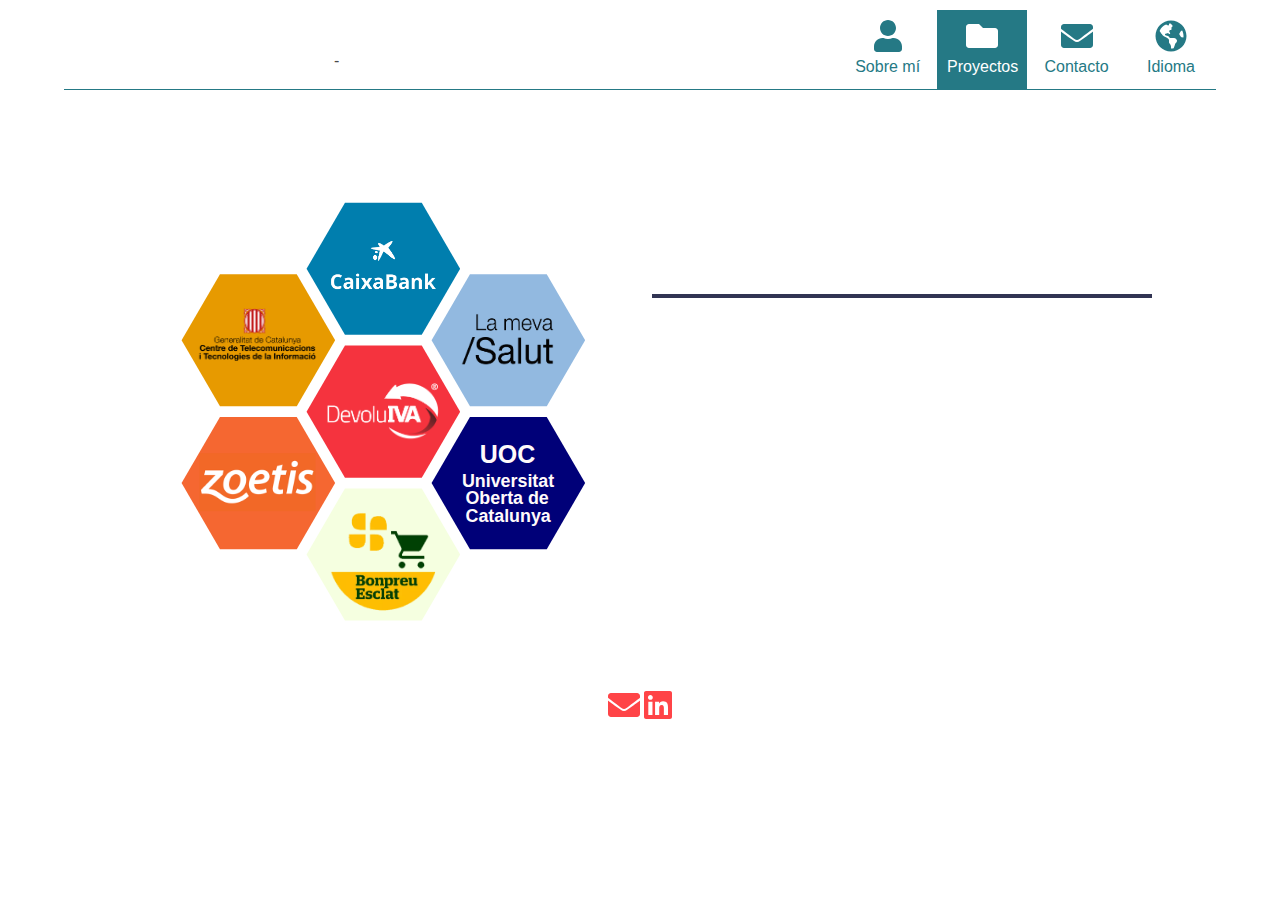
<file: index.html>
﻿<!DOCTYPE html>
    <html lang="es">
    <head>
        <meta charset="utf-8" />
        <title>Estefanía Riera Romero: Portfolio</title>
    </head>
    <body onload="window.location.href = '/es/projects.html';">
    </body>
</html>
</file>
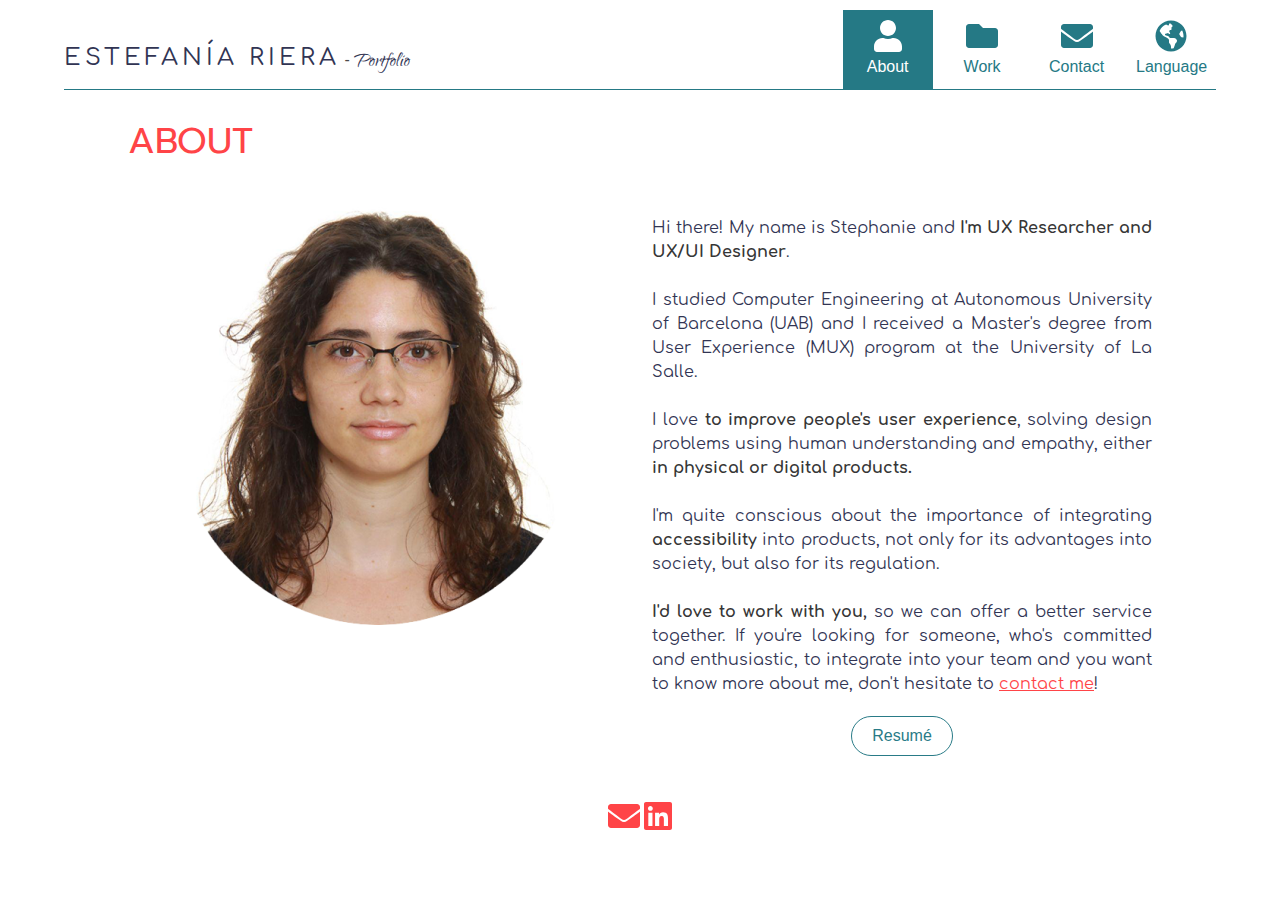
<file: en/aboutme.html>
﻿<!DOCTYPE html>
    <html lang="es">
    <head>
        <meta charset="utf-8" />
        <title>Estefanía Riera Romero: Portfolio</title>

        <meta name="viewport" content="width=570, user-scalable=no" />
        <meta name="description" content="In this section you can know me better. I tell you who I am, what I have done and you can read my resumé." />
        <link type="text/css" rel="stylesheet" href="css/bulma.min.css" />
        <link type="text/css" rel="stylesheet" href="css/all.min.css" />
        <link type="text/css" rel="stylesheet" href="css/style.css" />
    
        <script src="script/all.min.js"></script>
    </head>
    <body>
        <header>
            <h1 class="inline-this">Estefanía Riera</h1> - <h2 class="inline-this">Portfolio</h2>        
            <nav>
                <ul>
                    <li class="selected-nav-object"><a href="aboutme.html"><i class="fas fa-user fa-2x"></i> About</a></li>
                    <li><a href="projects.html"><i class="fas fa-folder fa-2x"></i> Work</a></li>
                    <li><a href="contact.html"><i class="fas fa-envelope fa-2x"></i> Contact</a></li>
                    <li><a href="language.html"><i class="fas fa-globe-americas fa-2x"></i> Language</a></li>
                </ul>
            </nav>
        </header>
        <main>
            <br />
            <h1>About</h1>        
            <div class="columns full-height">
                <div class="column full-height bottom-fixer">
                    <br />
                    <img src="images/foto.png" alt="My foto" class="passport-photo" />
                </div>
                <div class="column full-height">
                    <br /><br />
                    <p>Hi there! My name is Stephanie and <strong>I'm UX Researcher and UX/UI Designer</strong>.</p>
                    <br />
                    <p>
                         I studied Computer Engineering at Autonomous University of Barcelona (UAB) and I received a Master's degree from User Experience (MUX) program at the University of La Salle.
                    </p>
                    <br />
                    <p>
                        I love <strong>to improve people's user experience</strong>, solving design problems using human understanding and empathy, either <strong>in physical or digital products.</strong>
                    </p>
                    <br />
                    <p>
                        I'm quite conscious about the importance of integrating <strong>accessibility</strong>  into products, not only for its advantages into society, but also for its regulation.
                    </p>
                    <br />
                    <p>
                        <strong>I'd love to work with you,</strong> so we can offer a better service together. If you're looking for someone, who's committed and enthusiastic, to integrate into your team and you want to know more about me, don't hesitate to <a class="standard-link" href="contact.html">contact me</a>!
                    </p>

                    <div class="has-text-centered">
                        <a class="button is-primary is-outlined is-rounded button-vertical-margin" href="../downloads/CV-EN-Estefania.pdf" target="_blank">Resumé</a>
                    </div>
                </div>
            </div>

            <div class="columns">
                <div class="column center-text">
                    <a href="mailto:rieraromeroestefania@gmail.com"><i class="fas fa-envelope social-icon fa-2x"></i></a>
                    <a href="https://www.linkedin.com/in/estefania-riera-romero/"><i class="fab fa-linkedin social-icon fa-2x"></i></a>
                </div>
            </div>
            <br />
        </main>
    </body>
</html>
</file>
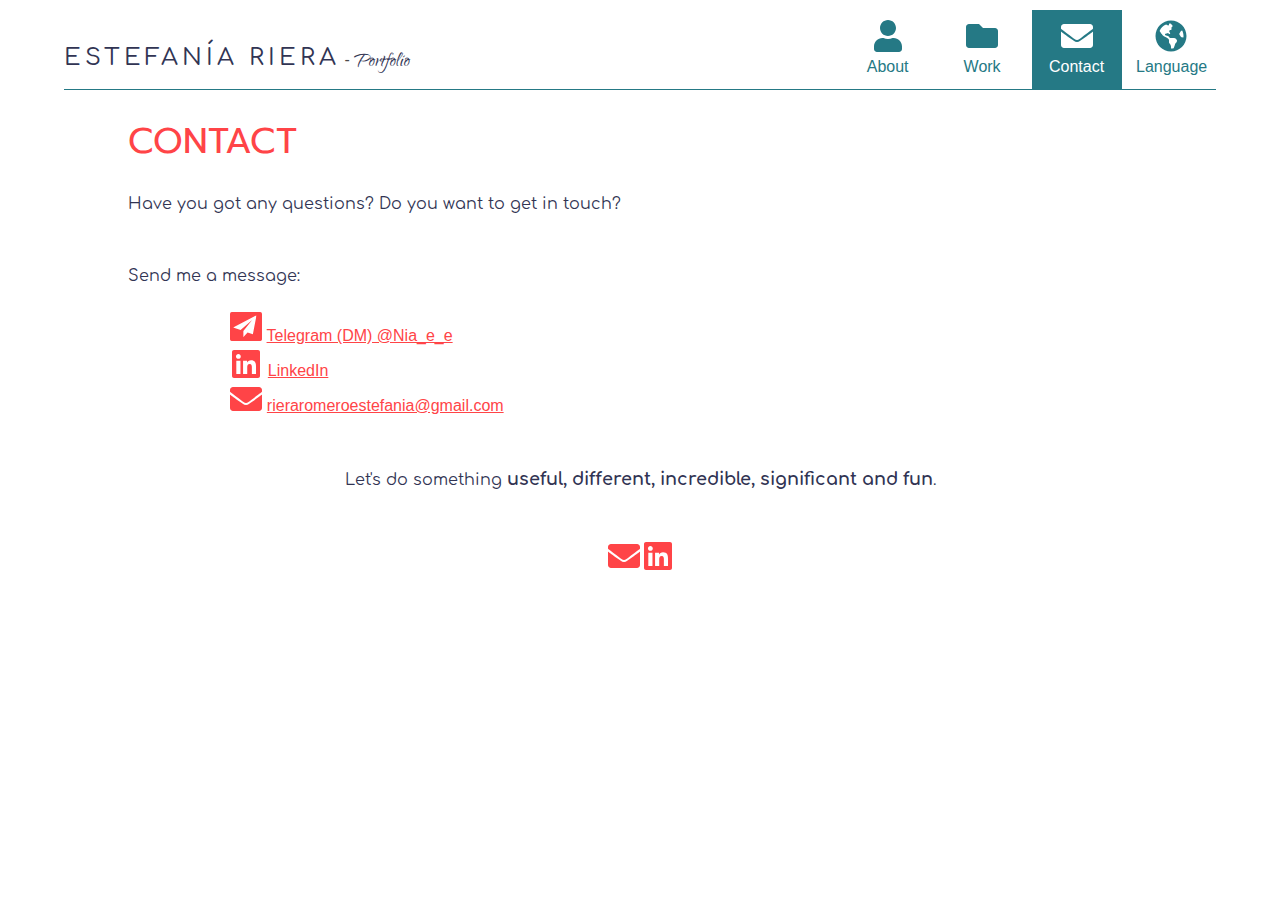
<file: en/contact.html>
﻿<!DOCTYPE html>
    <html lang="es">
    <head>
        <meta charset="utf-8" />
        <title>Estefanía Riera Romero: Portfolio</title>

        <meta name="viewport" content="width=570, user-scalable=no" />
        <meta name="description" content="In this section you will find my email and my LindkedIn profile, in case you would like to share or work something with me." />
        <link type="text/css" rel="stylesheet" href="css/bulma.min.css" />
        <link type="text/css" rel="stylesheet" href="css/all.min.css" />
        <link type="text/css" rel="stylesheet" href="css/style.css" />
    
        <script src="script/all.min.js"></script>
    </head>
    <body>
        <header>
            <h1 class="inline-this">Estefanía Riera</h1> - <h2 class="inline-this">Portfolio</h2>        
            <nav>
                <ul>
                    <li><a href="aboutme.html"><i class="fas fa-user fa-2x"></i> About</a></li>
                    <li><a href="projects.html"><i class="fas fa-folder fa-2x"></i> Work</a></li>
                    <li class="selected-nav-object"><a href="contact.html"><i class="fas fa-envelope fa-2x"></i> Contact</a></li>
                    <li><a href="language.html"><i class="fas fa-globe-americas fa-2x"></i> Language</a></li>
                </ul>
            </nav>
        </header>
        <main>
            <br />
            <h1>Contact</h1>        
            <div class="columns full-height">                
                <div class="column full-height">
                    <br />
                    <p>Have you got any questions? Do you want to get in touch?</p>
                    <br />
                    <br />
                    <p>Send me a message:</p>
                    <br />

                    <div class="inline-this full-width">
                        <div class="social-card" style="margin-left: 10%;">
                            <ul>
                                <li>
                                    <img src="images/telegram.svg" class="center-text" width="32" />
                                    <a class="standard-link" href="http://t.me/nia_e_e">Telegram (DM) @Nia_e_e</a>
                                </li>
                                <li>
                                    <i class="fab fa-linkedin fa-2x social-icon" style="margin-left: 2px; margin-right: 3px;"></i> <a class="standard-link" href="https://www.linkedin.com/in/estefania-riera-romero/">LinkedIn</a>
                                </li>
                                <li>
                                    <i class="fas fa-envelope fa-2x social-icon"></i> <a class="standard-link" href="mailto:rieraromeroestefania@gmail.com">rieraromeroestefania@gmail.com</a>
                                </li>
                            </ul>
                        </div>
                    </div>

                    <br />
                    <br />
                    <br />

                    <p class="center-text">Let's do something <strong class="extra-link">useful, different, incredible, significant and fun</strong>.</p>
                    <br />
                </div>
            </div>

            <div class="columns">
                <div class="column center-text">
                    <a href="mailto:rieraromeroestefania@gmail.com"><i class="fas fa-envelope social-icon fa-2x"></i></a>
                    <a href="https://www.linkedin.com/in/estefania-riera-romero/"><i class="fab fa-linkedin social-icon fa-2x"></i></a>
                </div>
            </div>
            <br />
        </main>
    </body>
</html>
</file>
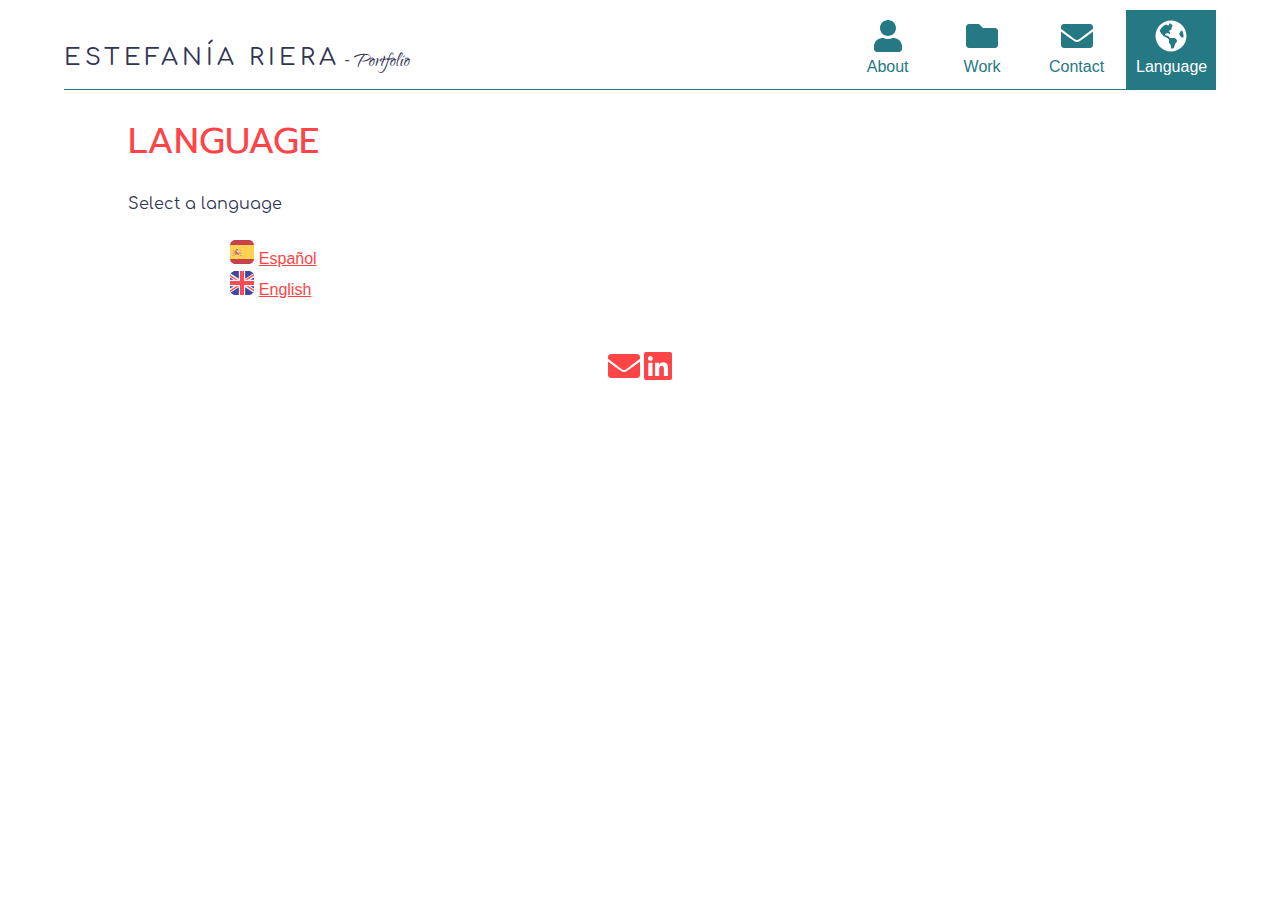
<file: en/language.html>
﻿<!DOCTYPE html>
<html lang="es">
<head>
    <meta charset="utf-8" />
    <title>Estefanía Riera Romero: Portfolio</title>

    <meta name="viewport" content="width=570, user-scalable=no" />
    <meta name="description" content="In this section you can chose the language you want to see the context of the whole webside." />
    <link type="text/css" rel="stylesheet" href="css/bulma.min.css" />
    <link type="text/css" rel="stylesheet" href="css/all.min.css" />
    <link type="text/css" rel="stylesheet" href="css/style.css" />

    <script src="script/all.min.js"></script>
</head>
<body>
    <header>
        <h1 class="inline-this">Estefanía Riera</h1> - <h2 class="inline-this">Portfolio</h2>
        <nav>
            <ul>
                <li><a href="aboutme.html"><i class="fas fa-user fa-2x"></i> About</a></li>
                <li><a href="projects.html"><i class="fas fa-folder fa-2x"></i> Work</a></li>
                <li><a href="contact.html"><i class="fas fa-envelope fa-2x"></i> Contact</a></li>
                <li class="selected-nav-object"><a href="language.html"><i class="fas fa-globe-americas fa-2x"></i> Language</a></li>
            </ul>
        </nav>
    </header>
    <main>
        <br />
        <h1>Language</h1>
        <div class="columns full-height">
            <div class="column full-height">
                <br />
                <p>Select a language</p>
                <br />                
                <div class="inline-this full-width">
                    <div class="social-card" style="margin-left: 10%;">
                        <ul>
                            <li>                                
                                <img src="images/spain.svg" class="center-text" width="24" />
                                <a class="standard-link" href="../es/aboutme.html">Español</a>                                
                            </li>
                            <li>
                                <img src="images/uk.svg" class="center-text" width="24" />
                                <a class="standard-link" href="../en/aboutme.html">English</a>
                            </li>
                        </ul>
                    </div>
                </div>

                <br />
                <br />
            </div>
        </div>

        <div class="columns">
            <div class="column center-text">
                <a href="mailto:rieraromeroestefania@gmail.com"><i class="fas fa-envelope social-icon fa-2x"></i></a>
                <a href="https://www.linkedin.com/in/estefania-riera-romero/"><i class="fab fa-linkedin social-icon fa-2x"></i></a>
            </div>
        </div>
        <br />
    </main>
</body>
</html>
</file>
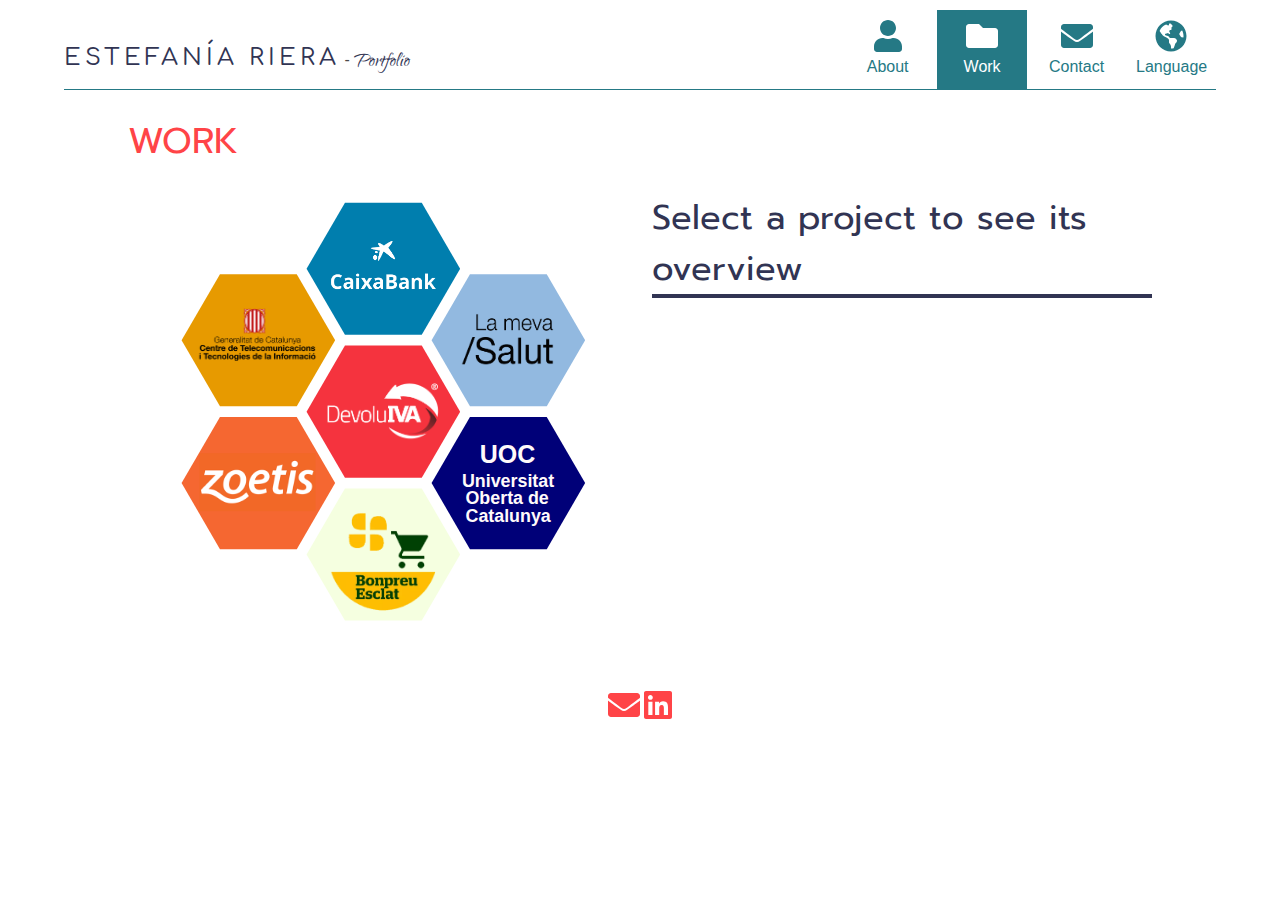
<file: en/projects.html>
﻿<!DOCTYPE html>
    <html lang="es">
    <head>
        <meta charset="utf-8" />
        <title>Estefanía Riera Romero: Portfolio</title>

        <meta name="viewport" content="width=570, user-scalable=no" />
        <meta name="description" content="In this section you will find my work, you can see the projects and a short description to know what they're about. Here you can view the study case of every project." />

        <link type="text/css" rel="stylesheet" href="css/bulma.min.css" />
        <link type="text/css" rel="stylesheet" href="css/all.min.css" />
        <link type="text/css" rel="stylesheet" href="css/style.css" />

        <script src="script/all.min.js"></script>
    </head>
    <body class="invisible">
        <header>
            <h1 class="inline-this">Estefanía Riera</h1> - <h2 class="inline-this">Portfolio</h2>        
            <nav>
                <ul>
                    <li><a href="aboutme.html"><i class="fas fa-user fa-2x"></i> About</a></li>
                    <li class="selected-nav-object"><a href="projects.html"><i class="fas fa-folder fa-2x"></i> Work</a></li>
                    <li><a href="contact.html"><i class="fas fa-envelope fa-2x"></i> Contact</a></li>
                    <li><a href="language.html"><i class="fas fa-globe-americas fa-2x"></i> Language</a></li>
                </ul>
            </nav>
        </header>
        <main>
            <br />
            <h1>Work</h1>        
            <div class="columns full-height">
                <div class="column full-height bottom-fixer">
                    <br />
                    <svg style="width: 100%; height: auto;" viewBox="0 0 280 250" fill="none" xmlns="http://www.w3.org/2000/svg">
                        <svg x="100" y="0" overflow="visible">
                            <g class="animated-hexagon" onclick="hex_change(1)">
                                <path d="M0 43L21.5001 6H64.5013L86 43L64.5013 80H21.5001L0 43Z" fill="#007Eae" stroke-width="1" />
                                <!-- CAIXA BANK -->
                                <image transform="translate(5, 25)" width="75" height="35" xlink:href="images/caixabank-logo-alt.png"></image>
                            </g>
                        </svg>
                        <svg x="100" y="80" overflow="visible">
                            <g class="animated-hexagon" onclick="hex_change(2)">
                                <path d="M0 43L21.5001 6H64.5013L86 43L64.5013 80H21.5001L0 43Z" fill="#f5333e" stroke-width="1" />
                                <image transform="translate(5, 25)" width="75" height="35" xlink:href="images/devoluiva.png"></image>
                            </g>
                        </svg>
                        <svg x="100" y="160" overflow="visible">
                            <g class="animated-hexagon" onclick="hex_change(3)">
                                <path d="M0 43L21.5001 6H64.5013L86 43L64.5013 80H21.5001L0 43Z" fill="#f5ffe0" stroke-width="1" />
                                <image transform="translate(10, 10)" width="65" height="65" xlink:href="images/bonpreu.png"></image>
                            </g>
                        </svg>
                        <svg x="30" y="40" overflow="visible">
                            <g class="animated-hexagon" onclick="hex_change(4)">
                                <path d="M0 43L21.5001 6H64.5013L86 43L64.5013 80H21.5001L0 43Z" fill="#E79A00" stroke-width="1" />
                                <image transform="translate(5, 25)" width="75" height="30" xlink:href="images/ctti_c3.png"></image>
                            </g>
                        </svg>
                        <svg x="170" y="40" overflow="visible">
                            <g class="animated-hexagon" onclick="hex_change(5)">
                                <path d="M0 43L21.5001 6H64.5013L86 43L64.5013 80H21.5001L0 43Z" fill="#92B9E0" stroke-width="1" />
                                <!-- CATSALUT -->
                                <image transform="translate(5, 25)" width="75" height="35" xlink:href="images/lms-logo2.png"></image>
                            </g>
                        </svg>
                        <svg x="170" y="120" overflow="visible">
                            <g class="animated-hexagon" onclick="hex_change(6)">
                                <path d="M0 43L21.5001 6H64.5013L86 43L64.5013 80H21.5001L0 43Z" fill="#000078" stroke-width="1" />
                                <text transform="translate(18, 7)" x="9" y="25" fill="snow" font-size="14" font-weight="bold">UOC</text>
                                <text transform="translate(8, 20)" x="9" y="25" fill="snow" font-size="10" font-weight="bold">Universitat</text>
                                <text transform="translate(10, 30)" x="9" y="25" fill="snow" font-size="10" font-weight="bold">Oberta de</text>
                                <text transform="translate(10, 40)" x="9" y="25" fill="snow" font-size="10" font-weight="bold">Catalunya</text>
                            </g>
                        </svg>
                        <svg x="30" y="120" overflow="visible">
                            <g class="animated-hexagon" onclick="hex_change(7)">
                                <path d="M0 43L21.5001 6H64.5013L86 43L64.5013 80H21.5001L0 43Z" fill="#F56731" stroke-width="1" />
                                <image transform="translate(10, 25)" width="65" height="35" xlink:href="images/zoetis.png"></image>
                            </g>
                        </svg>
                    </svg>

                    <script>                        
                        window.onload = function () {
                            hex_change(-1);
                            document.getElementsByTagName('body')[0].style.display = 'unset';
                        };

                        function hex_change(id) {
                            var projectTitle = '';
                            var descriptionText = '';
                            var dateText = '';
                            var tags = [];

                            switch (id) {
                                case 1:                                    
                                    projectTitle = 'CaixaBank';
                                    descriptionText = 'Development of the front-end of an internal tool for the ' +
                                                      'management of ATMs, subject to the technical limitations of ' +
                                                      'QlikSense. Working closely with several departments to align ' + 
                                                      'the objectives and the user needs.';
                                    
                                    tags = ['UX Research', 'UX/UI', 'Rapid prototyping'];
                                    document.getElementById('project-button').style = 'display: none;';                                    
                                    break;       
                                    
                                case 2:
                                    projectTitle = 'DevoluIVA';
                                    descriptionText = 'Evaluation of the mobile aplication ' +
                                        'to manage enterprise expenses and VAT return in terms of usability, accessibility, ' +
                                        'Human-Centered Design (HCD) and Material Design.';

                                    tags = ['UX Research', 'UX/UI', 'Rapid prototyping', 'Mobile App'];
                                    document.getElementById('project-button').style = '';
                                    break;
                                    
                                case 3:
                                    projectTitle = 'Bonpreu';
                                    descriptionText = "Review and analysis of the organization's intranet.";

                                    tags = ['UX Research', 'Design principles', 'Behavioral design', 'Desktop device'];
                                    document.getElementById('project-button').style = 'display: none;';
                                    break;

                                case 4:
                                    projectTitle = 'Generalitat de Catalunya · CTTI';
                                    descriptionText = 'Advice and support in the digital transformation of the organization.';

                                    tags = ['UX Research', 'Service Design', 'Communication channels', 'Accessibility'];
                                    document.getElementById('project-button').style = 'display: none;';
                                    break;
                                                                       
                                case 5:
                                    //CAT SALUT
                                    projectTitle = 'La meva /Salut';
                                      descriptionText = 'Monitoring and iterative design of the current Catalan ' +
                                          'health platform, as well as the investigation and the proposal of ' +
                                          'redesign for the future application. In both cases, the designs were ' +
                                          'made for mobile applications and Web systems. In these projects ' +
                                          'accessibility was a key factor to take into account, because it is ' +
                                          'a public institution.';
                                    
                                    tags = ['Accessibility', 'UX Research', 'UX/UI', 'Rapid prototyping', 'Mobile App', 'Web responsive'];
                                    document.getElementById('project-button').style = 'display: none;';                                    
                                    break;                                    
                                    
                                case 6:
                                    // UOC
                                    projectTitle = 'UOC (Universitat Oberta de Catalunya)';
                                    descriptionText = 'Redesign of the main page based on KPIs and statistics form Google Analytics, ' +
                                                      'review of the information architecture, as well as the usability studies of ' +
                                                      'the new tool for the campus virtual.';
                                    
                                    tags = ['UX Research', 'UX', 'Accessibility'];
                                    document.getElementById('project-button').style = 'display: none;';
                                    break;
                                    
                                case 7:
                                    projectTitle = 'Zoetis';
                                    descriptionText = 'Evaluate and redesign the program for the management of veterinary clinics and ' +
                                        'laboratories, improving employee efficiency and highlighting guidance and advice ' +
                                        'as a differential value.';

                                    tags = ['UX Research', 'UX Design', 'Kiosk device', 'Rapid prototyping'];
                                    document.getElementById('project-button').style = 'display: none;';
                                    break;                                    
                                    
                                default:
                                    projectTitle = 'Select a project to see its overview';
                                    document.getElementById('project-button').style = 'display: none;';
                                    break;
                            }

                            document.getElementById('project-title').innerHTML = projectTitle + (dateText != '' ? '  ' + dateText + '' : '');
                            document.getElementById('project-description').innerHTML = descriptionText;

                            var tagsPlace = document.getElementById('project-tags-place');
                            tagsPlace.innerHTML = '';

                            for (var i = 0; i < tags.length; ++i) {
                                var el = document.createElement('span');
                                el.className = 'tag is-info is-light tag-margin-fixer';
                                el.innerHTML = tags[i];

                                tagsPlace.appendChild(el);
                            }
                        }
                    </script>
                </div>
                <div class="column full-height">
                    <br />
                    <h2 id="project-title"></h2>
                    <hr style="margin-top: 0em; background-color: #313453; height: 4px;" />
                    <p id="project-description"></p>
                                        
                    <br />
                    <div id="project-tags-place"></div>

                    <a id="project-button" style="display: none;" class="button is-primary is-outlined is-rounded button-vertical-margin"
                       href="projects/devoluiva.html">See this project</a>
                    <br />

                    <div aria-label="Test"></div>
                    <div aria-label="Test2"></div>
                </div>
            </div>

            <div class="columns">
                <div class="column center-text">
                    <a href="mailto:rieraromeroestefania@gmail.com"><i class="fas fa-envelope social-icon fa-2x"></i></a>
                    <a href="https://www.linkedin.com/in/estefania-riera-romero/"><i class="fab fa-linkedin social-icon fa-2x"></i></a>
                </div>
            </div>
            <br />
        </main>
    </body>
</html>
</file>
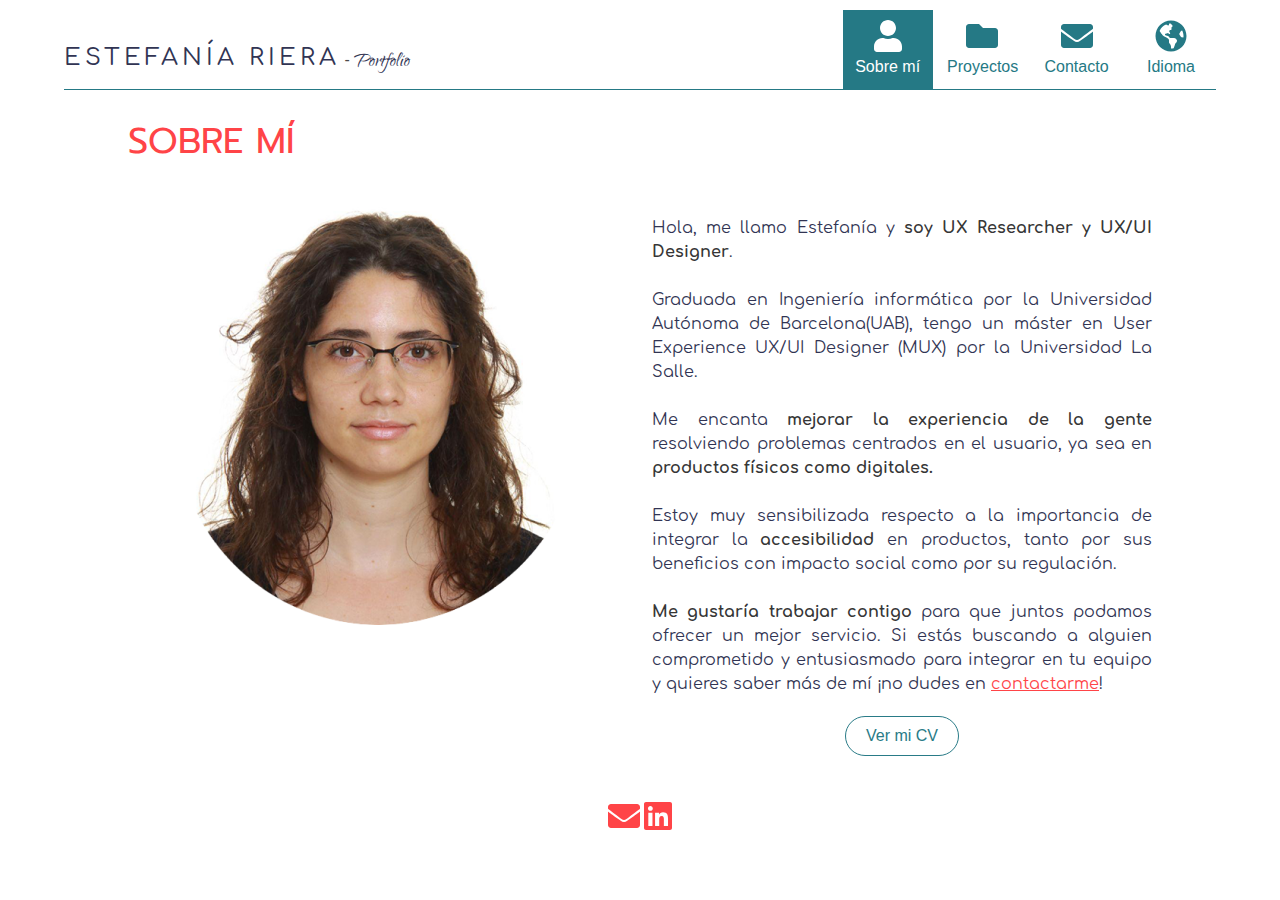
<file: es/aboutme.html>
﻿<!DOCTYPE html>
    <html lang="es">
    <head>
        <meta charset="utf-8" />
        <title>Estefanía Riera Romero: Portfolio</title>

        <meta name="viewport" content="width=570, user-scalable=no" />
        <meta name="description" content="En esta sección puedes conocerme mejor. Te explico quién soy, qué he hecho y te facilito mi CV." />
        <link type="text/css" rel="stylesheet" href="css/bulma.min.css" />
        <link type="text/css" rel="stylesheet" href="css/all.min.css" />
        <link type="text/css" rel="stylesheet" href="css/style.css" />
    
        <script src="script/all.min.js"></script>
    </head>
    <body>
        <header>
            <h1 class="inline-this">Estefanía Riera</h1> - <h2 class="inline-this">Portfolio</h2>        
            <nav>
                <ul>
                    <li class="selected-nav-object"><a href="aboutme.html"><i class="fas fa-user fa-2x"></i> Sobre mí</a></li>
                    <li><a href="projects.html"><i class="fas fa-folder fa-2x"></i> Proyectos</a></li>
                    <li><a href="contact.html"><i class="fas fa-envelope fa-2x"></i> Contacto</a></li>
                    <li><a href="language.html"><i class="fas fa-globe-americas fa-2x"></i> Idioma</a></li>
                </ul>
            </nav>
        </header>
        <main>
            <br />
            <h1>Sobre mí</h1>        
            <div class="columns full-height">
                <div class="column full-height bottom-fixer">
                    <br />
                    <img src="images/foto.png" alt="foto carnet" class="passport-photo" />
                </div>
                <div class="column full-height">
                    <br /><br />
                    <p>Hola, me llamo Estefanía y <strong>soy UX Researcher y UX/UI Designer</strong>.</p>
                    <br />
                    <p>
			Graduada en Ingeniería informática por la Universidad Autónoma de Barcelona(UAB), 
			    tengo un máster en User Experience UX/UI Designer (MUX) por la Universidad La Salle.
                    </p>
                    <br />
                    <p>
                        Me encanta <strong>mejorar la experiencia de la gente</strong> resolviendo problemas 
			    centrados en el usuario, ya sea en <strong>productos físicos como digitales.</strong>
                    </p>
                    <br />
                    <p>
                        Estoy muy sensibilizada respecto a la importancia de integrar la <strong>accesibilidad</strong> 
			    en productos, tanto por sus beneficios con impacto social como por su regulación.
                    </p>
                    <br />
                    <p>
                        <strong>Me gustaría trabajar contigo</strong> para que juntos podamos ofrecer un mejor servicio.
                        Si estás buscando a alguien comprometido y entusiasmado para integrar en tu equipo y quieres saber más de mí
                        ¡no dudes en <a class="standard-link" href="contact.html">contactarme</a>!
                    </p>

                    <div class="has-text-centered">
                        <a class="button is-primary is-outlined is-rounded button-vertical-margin" href="../downloads/CV-ES-Estefania.pdf" target="_blank">Ver mi CV</a>
                    </div>
                </div>
            </div>

            <div class="columns">
                <div class="column center-text">
                    <a href="mailto:rieraromeroestefania@gmail.com"><i class="fas fa-envelope social-icon fa-2x"></i></a>
                    <a href="https://www.linkedin.com/in/estefania-riera-romero/"><i class="fab fa-linkedin social-icon fa-2x"></i></a>
                </div>
            </div>
            <br />
        </main>
    </body>
</html>
</file>
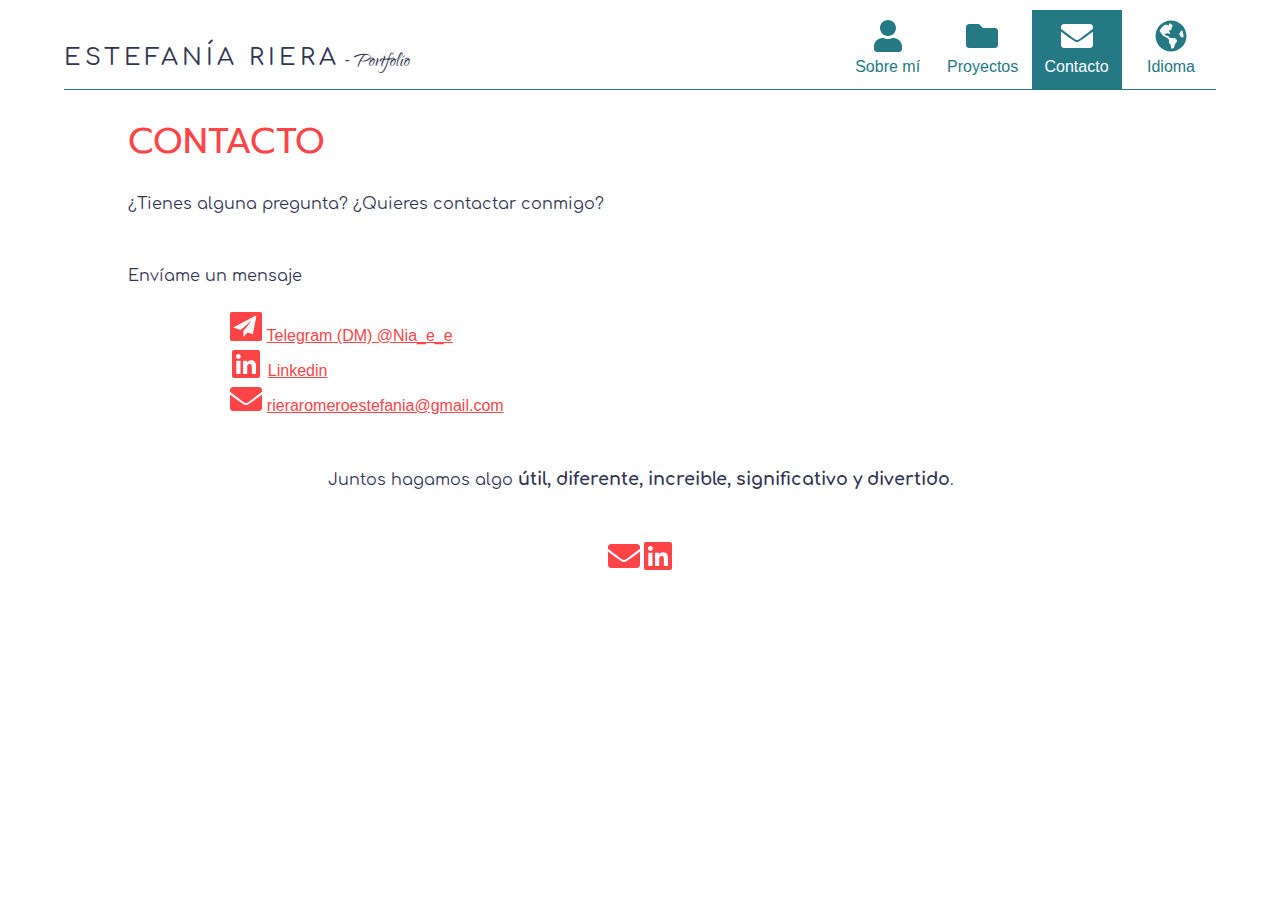
<file: es/contact.html>
﻿<!DOCTYPE html>
    <html lang="es">
    <head>
        <meta charset="utf-8" />
        <title>Estefanía Riera Romero: Portfolio</title>

        <meta name="viewport" content="width=570, user-scalable=no" />
        <meta name="description" content="En esta sección encontrarás mi correo y mi perfil de LinkedIn por si quieres compartir algo conmigo o que trabajemos juntos." />
        <link type="text/css" rel="stylesheet" href="css/bulma.min.css" />
        <link type="text/css" rel="stylesheet" href="css/all.min.css" />
        <link type="text/css" rel="stylesheet" href="css/style.css" />
    
        <script src="script/all.min.js"></script>
    </head>
    <body>
        <header>
            <h1 class="inline-this">Estefanía Riera</h1> - <h2 class="inline-this">Portfolio</h2>        
            <nav>
                <ul>
                    <li><a href="aboutme.html"><i class="fas fa-user fa-2x"></i> Sobre mí</a></li>
                    <li><a href="projects.html"><i class="fas fa-folder fa-2x"></i> Proyectos</a></li>
                    <li class="selected-nav-object"><a href="contact.html"><i class="fas fa-envelope fa-2x"></i> Contacto</a></li>
                    <li><a href="language.html"><i class="fas fa-globe-americas fa-2x"></i> Idioma</a></li>
                </ul>
            </nav>
        </header>
        <main>
            <br />
            <h1>Contacto</h1>        
            <div class="columns full-height">                
                <div class="column full-height">
                    <br />
                    <p>¿Tienes alguna pregunta? ¿Quieres contactar conmigo?</p>
                    <br />
                    <br />
                    <p>Envíame un mensaje</p>
                    <br />

                    <div class="inline-this full-width">
                        <div class="social-card" style="margin-left: 10%;">
                            <ul>
                                <li>
                                    <img src="images/telegram.svg" class="center-text" width="32" />
                                    <a class="standard-link" href="http://t.me/nia_e_e">Telegram (DM) @Nia_e_e</a>
                                </li>
                                <li>
                                    <i class="fab fa-linkedin fa-2x social-icon" style="margin-left: 2px; margin-right: 3px;"></i> <a class="standard-link" href="https://www.linkedin.com/in/estefania-riera-romero/">Linkedin</a>
                                </li>
                                <li>
                                    <i class="fas fa-envelope fa-2x social-icon"></i> <a class="standard-link" href="mailto:rieraromeroestefania@gmail.com">rieraromeroestefania@gmail.com</a>
                                </li>
                            </ul>
                        </div>
                    </div>

                    <br />
                    <br />
                    <br />

                    <p class="center-text">Juntos hagamos algo <strong class="extra-link">útil, diferente, increible, significativo y divertido</strong>.</p>
                    <br />
                </div>
            </div>

            <div class="columns">
                <div class="column center-text">
                    <a href="mailto:rieraromeroestefania@gmail.com"><i class="fas fa-envelope social-icon fa-2x"></i></a>
                    <a href="https://www.linkedin.com/in/estefania-riera-romero/"><i class="fab fa-linkedin social-icon fa-2x"></i></a>
                </div>
            </div>
            <br />
        </main>
    </body>
</html>
</file>
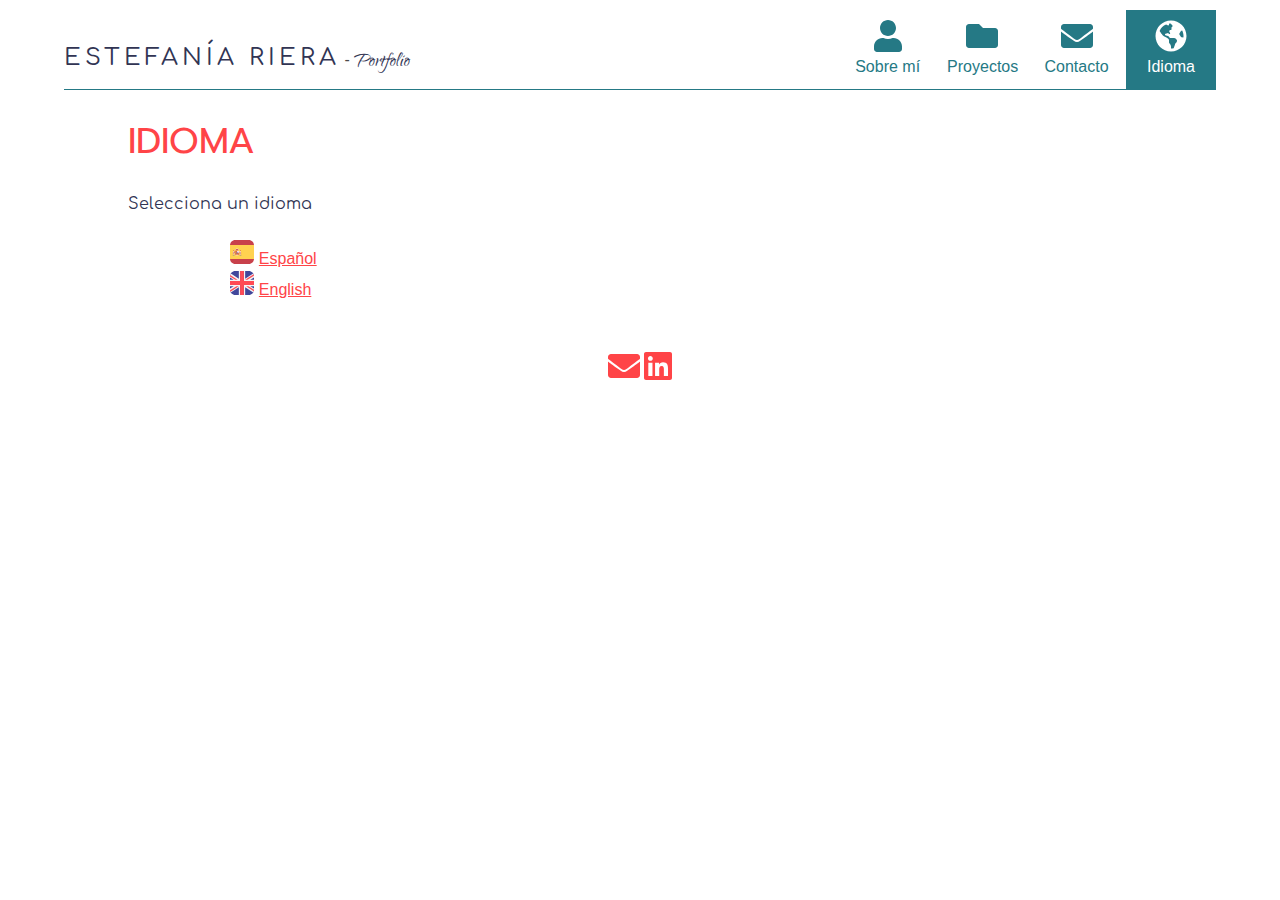
<file: es/language.html>
﻿<!DOCTYPE html>
<html lang="es">
<head>
    <meta charset="utf-8" />
    <title>Estefanía Riera Romero: Portfolio</title>

    <meta name="viewport" content="width=570, user-scalable=no" />
    <meta name="description" content="En esta sección podrás escoger el idioma en el que quieres visualizar toda la web." />
    <link type="text/css" rel="stylesheet" href="css/bulma.min.css" />
    <link type="text/css" rel="stylesheet" href="css/all.min.css" />
    <link type="text/css" rel="stylesheet" href="css/style.css" />

    <script src="script/all.min.js"></script>
</head>
<body>
    <header>
        <h1 class="inline-this">Estefanía Riera</h1> - <h2 class="inline-this">Portfolio</h2>
        <nav>
            <ul>
                <li><a href="aboutme.html"><i class="fas fa-user fa-2x"></i> Sobre mí</a></li>
                <li><a href="projects.html"><i class="fas fa-folder fa-2x"></i> Proyectos</a></li>
                <li><a href="contact.html"><i class="fas fa-envelope fa-2x"></i> Contacto</a></li>
                <li class="selected-nav-object"><a href="language.html"><i class="fas fa-globe-americas fa-2x"></i> Idioma</a></li>
            </ul>
        </nav>
    </header>
    <main>
        <br />
        <h1>Idioma</h1>
        <div class="columns full-height">
            <div class="column full-height">
                <br />
                <p>Selecciona un idioma</p>
                <br />                
                <div class="inline-this full-width">
                    <div class="social-card" style="margin-left: 10%;">
                        <ul>
                            <li>                                
                                <img src="images/spain.svg" class="center-text" width="24" />
                                <a class="standard-link" href="../es/aboutme.html">Español</a>                                
                            </li>
                            <li>
                                <img src="images/uk.svg" class="center-text" width="24" />
                                <a class="standard-link" href="../en/aboutme.html">English</a>
                            </li>
                        </ul>
                    </div>
                </div>

                <br />
                <br />
            </div>
        </div>

        <div class="columns">
            <div class="column center-text">
                <a href="mailto:rieraromeroestefania@gmail.com"><i class="fas fa-envelope social-icon fa-2x"></i></a>
                <a href="https://www.linkedin.com/in/estefania-riera-romero/"><i class="fab fa-linkedin social-icon fa-2x"></i></a>
            </div>
        </div>
        <br />
    </main>
</body>
</html>
</file>
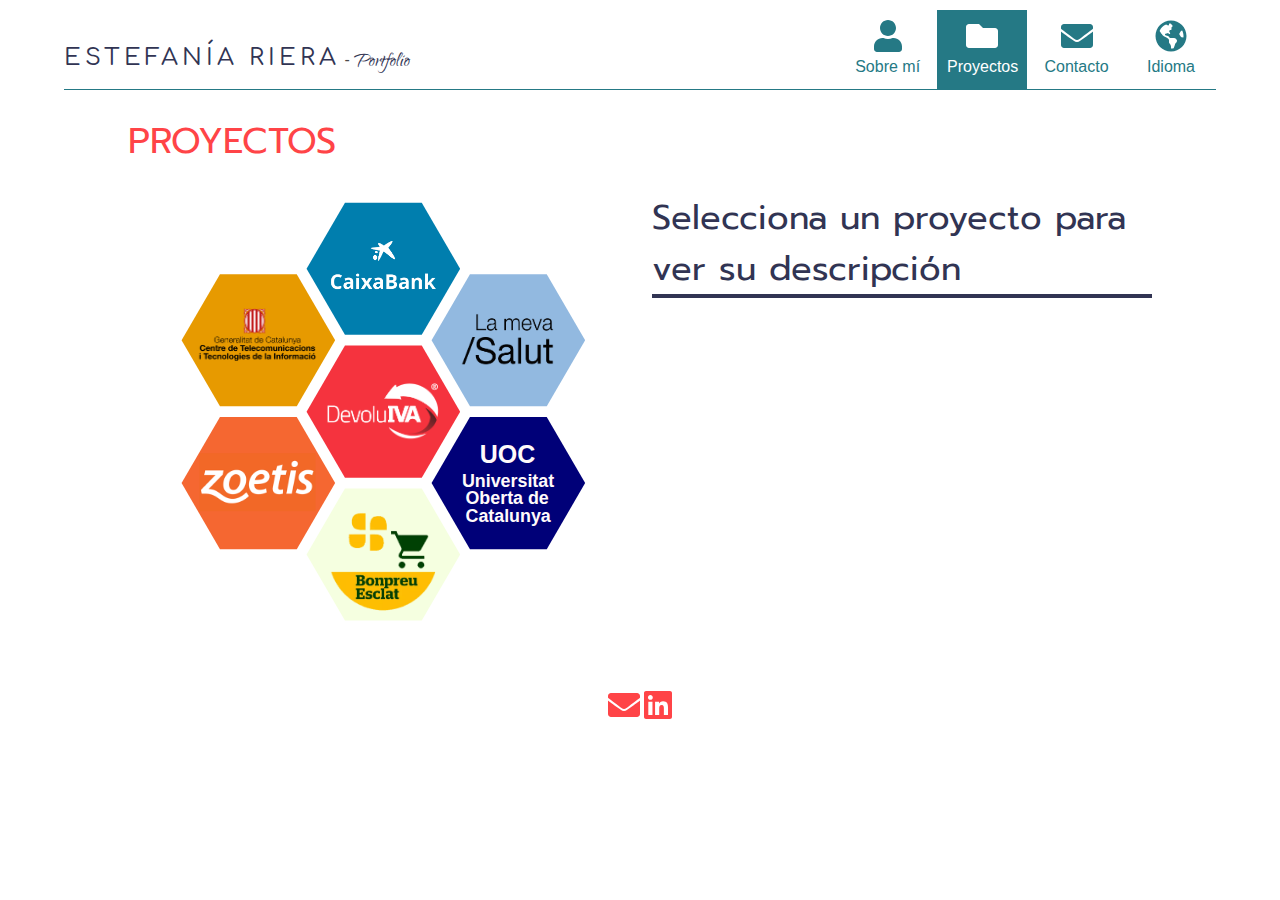
<file: es/projects.html>
<!DOCTYPE html>
    <html lang="es">
    <head>
        <meta charset="utf-8" />
        <title>Estefanía Riera Romero: Portfolio</title>

        <meta name="viewport" content="width=570, user-scalable=no" />
        <meta name="description" content="En esta sección se encuentran los proyectos realizados y una breve descripción sobre el mismo. Desde aquí se puede acceder a los detalles de cada proyecto." />

        <link type="text/css" rel="stylesheet" href="css/bulma.min.css" />
        <link type="text/css" rel="stylesheet" href="css/all.min.css" />
        <link type="text/css" rel="stylesheet" href="css/style.css" />

        <script src="script/all.min.js"></script>
    </head>
    <body class="invisible">
        <header>
            <h1 class="inline-this">Estefanía Riera</h1> - <h2 class="inline-this">Portfolio</h2>        
            <nav>
                <ul>
                    <li><a href="aboutme.html"><i class="fas fa-user fa-2x"></i> Sobre mí</a></li>
                    <li class="selected-nav-object"><a href="projects.html"><i class="fas fa-folder fa-2x"></i> Proyectos</a></li>
                    <li><a href="contact.html"><i class="fas fa-envelope fa-2x"></i> Contacto</a></li>
                    <li><a href="language.html"><i class="fas fa-globe-americas fa-2x"></i> Idioma</a></li>
                </ul>
            </nav>
        </header>
        <main>
            <br />
            <h1>Proyectos</h1>        
            <div class="columns full-height">
                <div class="column full-height bottom-fixer">
                    <br />
                    <svg style="width: 100%; height: auto;" viewBox="0 0 280 250" fill="none" xmlns="http://www.w3.org/2000/svg">
                        <svg x="100" y="0" overflow="visible">
                           <g class="animated-hexagon" onclick="hex_change(1)">
                                <path d="M0 43L21.5001 6H64.5013L86 43L64.5013 80H21.5001L0 43Z" fill="#007Eae" stroke-width="1" />
                                <!-- CAIXA BANK -->
                                <image transform="translate(5, 25)" width="75" height="35" xlink:href="images/caixabank-logo-alt.png"></image>
                            </g>
                        </svg>
                        <svg x="100" y="80" overflow="visible">
                            <g class="animated-hexagon" onclick="hex_change(2)">
                                <path d="M0 43L21.5001 6H64.5013L86 43L64.5013 80H21.5001L0 43Z" fill="#f5333e" stroke-width="1" />
                                <image transform="translate(5, 25)" width="75" height="35" xlink:href="images/devoluiva.png"></image>
                            </g>
                        </svg>
                        <svg x="100" y="160" overflow="visible">
                            <g class="animated-hexagon" onclick="hex_change(3)">
                                <path d="M0 43L21.5001 6H64.5013L86 43L64.5013 80H21.5001L0 43Z" fill="#f5ffe0" stroke-width="1" />
                                <image transform="translate(10, 10)" width="65" height="65" xlink:href="images/bonpreu.png"></image>
                            </g>
                        </svg>                       
                        <svg x="30" y="40" overflow="visible">
                            <g class="animated-hexagon" onclick="hex_change(4)">
                                <path d="M0 43L21.5001 6H64.5013L86 43L64.5013 80H21.5001L0 43Z" fill="#E79A00" stroke-width="1" />
                                <image transform="translate(5, 25)" width="75" height="30" xlink:href="images/ctti_c3.png"></image>
                            </g>
                        </svg>
                        <svg x="170" y="40" overflow="visible">
                            <g class="animated-hexagon" onclick="hex_change(5)">
                                <path d="M0 43L21.5001 6H64.5013L86 43L64.5013 80H21.5001L0 43Z" fill="#92B9E0" stroke-width="1" />                                
                                <!-- CATSALUT -->
                                <image transform="translate(5, 25)" width="75" height="35" xlink:href="images/lms-logo2.png"></image>
                            </g>
                        </svg>
                        <svg x="170" y="120" overflow="visible">
                             <g class="animated-hexagon" onclick="hex_change(6)">
                                <path d="M0 43L21.5001 6H64.5013L86 43L64.5013 80H21.5001L0 43Z" fill="#000078" stroke-width="1" />                               
                                <text transform="translate(18, 7)" x="9" y="25" fill="snow" font-size="14" font-weight="bold">UOC</text>
                                <text transform="translate(8, 20)" x="9" y="25" fill="snow" font-size="10" font-weight="bold">Universitat</text>
                                <text transform="translate(10, 30)" x="9" y="25" fill="snow" font-size="10" font-weight="bold">Oberta de</text>
                                <text transform="translate(10, 40)" x="9" y="25" fill="snow" font-size="10" font-weight="bold">Catalunya</text>   
                            </g>
                        </svg>
                        <svg x="30" y="120" overflow="visible">
                            <g class="animated-hexagon" onclick="hex_change(7)">
                                <path d="M0 43L21.5001 6H64.5013L86 43L64.5013 80H21.5001L0 43Z" fill="#F56731" stroke-width="1" />
                                <image transform="translate(10, 25)" width="65" height="35" xlink:href="images/zoetis.png"></image>
                            </g>
                        </svg>
                    </svg>

                    <script>                        
                        window.onload = function () {
                            hex_change(-1);
                            document.getElementsByTagName('body')[0].style.display = 'unset';
                        };

                        function hex_change(id) {
                            var projectTitle = '';
                            var descriptionText = '';
                            var dateText = '';
                            var tags = [];

                            switch (id) {
                                case 1:                                    
                                    projectTitle = 'CaixaBank';
                                    descriptionText = 'Desarrollo del front-end de una herramienta interna para ' +
                                        'la gestión del parque de cajeros sujeto a las restricciones técnicas de ' +
                                        'QlikSense. Estrecha relación con los distintos departamentos para alinear ' +
                                        'objetivos y las necesidades de los usuarios';
                                    
                                    tags = ['UX Research', 'UX/UI', 'Rapid prototyping'];
                                    document.getElementById('project-button').style = 'display: none;';                                    
                                    break;       
                                case 2:
                                    projectTitle = 'DevoluIVA';
                                    descriptionText = 'Evaluación de la aplicación móvil para la gestión de gastos ' +
                                        'empresariales y la recuperación del IVA en términos de usabilidad, accesibilidad, ' +
                                        'Human-Centered-Design (HCD) y Material Design.';

                                    tags = ['UX Research', 'UX/UI', 'Rapid prototyping', 'Mobile App'];
                                    document.getElementById('project-button').style = '';
                                    break;
                                 case 3:
                                    projectTitle = 'Bonpreu';
                                    descriptionText = 'Revisión y análisis de la intranet de la organización.';

                                    tags = ['UX Research', 'Principios de diseño', 'Diseño conductual', 'Dispositivo sobremesa'];
                                    document.getElementById('project-button').style = 'display: none;';
                                    break;
                                 case 4:
                                    projectTitle = 'Generalitat de Catalunya · CTTI';
                                    descriptionText = 'Asesoramiento y acompañamiento en la transformación digital de la organización.';

                                    tags = ['UX Research', 'Service Design', 'Canales comunicación', 'Accesibilidad'];
                                    document.getElementById('project-button').style = 'display: none;';
                                    break;
                                case 5:
                                    //CAT SALUT
                                    projectTitle = 'La meva /Salut';
                                    descriptionText = 'Seguimiento y diseño iterativo de la plataforma sanitaria catalana actual, ' +
                                         'así como la investigación y propuesta del rediseño de la futura aplicación. En ambos casos ' +
                                         'los diseños han sido tanto para aplicaciones móviles en sistemas Android e iOS como en web ' +
                                         'con sistema adaptativo. En estos proyectos la accesibilidad fue un factor muy importante a ' +
                                         'considerar al ser una entidad pública.';
                                    
                                    tags = ['Accesibilidad', 'UX Research', 'UX/UI', 'Rapid prototyping', 'Mobile App', 'Web responsive'];
                                    document.getElementById('project-button').style = 'display: none;';                                    
                                    break;                                    
                                    
                                case 6:
                                    // UOC
                                    projectTitle = 'UOC (Universitat Oberta de Catalunya)';
                                    descriptionText = 'Rediseño del portal en base a los KPI y las estadísticas de Google Analytics, ' +
                                         'revisión de la arquitectura de la información, así como los estudios de usabilidad de la ' +
                                         'nueva herramienta del campus virtual.';
                                    
                                    tags = ['UX Research', 'UX', 'Accessibility'];
                                    document.getElementById('project-button').style = 'display: none;';
                                    break;
                                 case 7:
                                    projectTitle = 'Zoetis';
                                    descriptionText = 'Evaluar y rediseñar el programa para la gestión de las clínicas veterinarias y ' +
                                        'los laboratorios, mejorando la eficiencia de los empleados y destacando la guía y ' +
                                        'el asesoramiento como valor diferencial.';

                                    tags = ['UX Research', 'UX Design', 'Conceptualización', 'Dispositivo quiosco', 'Fast Prototyping'];
                                    document.getElementById('project-button').style = 'display: none;';
                                    break;
                                default:
                                    projectTitle = 'Selecciona un proyecto para ver su descripción';
                                    document.getElementById('project-button').style = 'display: none;';
                                    break;
                            }

                            document.getElementById('project-title').innerHTML = projectTitle + (dateText != '' ? '  ' + dateText + '' : '');
                            document.getElementById('project-description').innerHTML = descriptionText;

                            var tagsPlace = document.getElementById('project-tags-place');
                            tagsPlace.innerHTML = '';

                            for (var i = 0; i < tags.length; ++i) {
                                var el = document.createElement('span');
                                el.className = 'tag is-info is-light tag-margin-fixer';
                                el.innerHTML = tags[i];

                                tagsPlace.appendChild(el);
                            }
                        }
                    </script>
                </div>
                <div class="column full-height">
                    <br />
                    <h2 id="project-title"></h2>
                    <hr style="margin-top: 0em; background-color: #313453; height: 4px;" />
                    <p id="project-description"></p>
                                        
                    <br />
                    <div id="project-tags-place"></div>

                    <a id="project-button" style="display: none;" class="button is-primary is-outlined is-rounded button-vertical-margin"
                       href="projects/devoluiva.html">Ver proyecto</a>
                    <br />

                    <div aria-label="Test"></div>
                    <div aria-label="Test2"></div>
                </div>
            </div>

            <div class="columns">
                <div class="column center-text">
                    <a href="mailto:rieraromeroestefania@gmail.com"><i class="fas fa-envelope social-icon fa-2x"></i></a>
                    <a href="https://www.linkedin.com/in/estefania-riera-romero/"><i class="fab fa-linkedin social-icon fa-2x"></i></a>
                </div>
            </div>
            <br />
        </main>
    </body>
</html>
</file>
<file: en/css/style.css>
@font-face {
    font-family: "Prompt";
    src: url("../fonts/Prompt-Regular.eot");
    src: url("../fonts/Prompt-Regular.eot?#iefix") format('embedded-opentype'),
            url("../fonts/Prompt-Regular.ttf") format('truetype');

    font-weight: 400;
    font-style: normal;
}

@font-face {
    font-family: "Comfortaa";
    src: url("../fonts/Comfortaa-Regular.eot");
    src: url("../fonts/Comfortaa-Regular.eot?#iefix") format('embedded-opentype'),
            url("../fonts/Comfortaa-Regular.ttf") format('truetype');

    font-weight: 400;
    font-style: normal;
}

@font-face {
    font-family: "Comfortaa";
    src: url("../fonts/Comfortaa-Bold.eot");
    src: url("../fonts/Comfortaa-Bold.eot?#iefix") format('embedded-opentype'), 
         url("../fonts/Comfortaa-Bold.ttf") format('truetype');

    font-weight: bold;
    font-style: normal;
}

@font-face {
    font-family: "Qwigley";
    src: url("../fonts/Qwigley-Regular.eot");
    src: url("../fonts/Qwigley-Regular.eot?#iefix") format('embedded-opentype'),
         url("../fonts/Qwigley-Regular.ttf") format('truetype');

    font-weight: normal;
    font-style: normal;
}

.button.is-primary.is-outlined {
    border-color: #297B87 !important;
    color: #297B87 !important;
}

.button.is-primary.is-outlined.is-focused, .button.is-primary.is-outlined.is-hovered, .button.is-primary.is-outlined:focus, .button.is-primary.is-outlined:hover {
    background-color: #297B87 !important;
    color: white !important;
}

body {
    min-width: 555px;
    padding: 0 0 0 0;
    margin: 0 0 0 0;
    width: 100%;
}

h1 {
    font-family: Prompt;
    font-size: 36px;
    font-style: normal;
    color: #ff4447;

    text-transform: uppercase;
    padding-top: 30px;
}

h2 {
    font-family: Prompt;
    font-size: 34px;
    color: #313453;
}

h3 {
    font-family: Prompt;
    font-size: 19.5px;
    color: #313453;
}

h4 {
    font-family: Comfortaa;
    font-size: 15px;
    font-weight: bold;
    color: #313453;
}

p {
    font-family: Comfortaa;
    font-size: 1em;
    font-weight: normal;
    color: #313453;

    text-align: justify;       
    text-justify: inter-word;
}

p::selection {
    background-color: mediumaquamarine;
    color: white;
}

header h1 {
    font-family: Comfortaa;
    font-size: 24px;
    font-style: normal;
    color: #313453;
    letter-spacing: 4px;
}

header h2 {
    font-family: Qwigley;
    font-size: 24px;
    font-style: normal;
    color: #313453;
}

.extra-link {
    color: #313453;
    font-size: 1.1em;
    font-weight: bold;
}

/*
a:visited {
    color: #ad8c15;
}*/

.card-background {
    background-color: #d3e4e7;
}

.two-columns 
{
    column-count: 2;
}

.three-columns 
{
    column-count: 3;
}

@media only screen and (max-width : 845px) {
    .two-columns {
        column-count: 1;
    }

    .three-columns {
        column-count: 1;
    }

    .project-margin {
        display: inherit !important;
        width: 100% !important;
        padding-bottom: 10px;
    }

    .project-text {
        display: inherit !important;
        width: 100% !important;
        padding-bottom: 10px;
    }

    .project-section h1 {
        font-family: Prompt;
        font-weight: bold;
        font-size: 19.5px;
        color: #313453;
        margin-top: 0;
        padding-top: 10px;
                
        display: normal;
    }
}

.tag:not(body).is-info.is-light 
{
    background-color: #d3e4e7;
    color: #313453;
}

.alternative-card {
    background-color: #f9f7ee !important;
}

.alternative-card-contents h2
{
    font-size: 1.25em !important;
    text-transform: uppercase;
}

.alternative-card-contents p {
    font-size: 0.8em;
    margin-bottom: 10px;    
    padding-right: 40px;
}

.invisible {
    display: none;
}

main {
    width: 80%;
    padding-top: 60px;
    margin-left: 10%;
}

header {
    height: 90px;
    width: 90%;
    margin-left: 5%;
    padding-top: 10px;
    border-bottom-style: solid;
    border-bottom-width: 1px;
    border-bottom-color: #257985;

    float: left;
}

.button-vertical-margin {
    margin-top: 20px;
    margin-bottom: 20px;
}

.social-icon {
    color: #ff4447;
}

.standard-link {
    color: #ff4447;
    text-decoration: underline;
}

.second-background {
    background-color: #F9F7EF;
}

.center-text {
    text-align: center;
}

.inline-this {
    display: inline-block;
}

.passport-photo {
    display: block;
    margin: auto;
}

.full-width {
    width: 100%;
}
       
.full-height {
    height: 100%;
}

.bottom-fixer {
    margin-bottom: 20px;
}

.social-card {
    width: 300px;
}

.centered-block {
    margin-left: auto;
    margin-right: auto;
}

.tag-margin-fixer {
    margin-right: 10px;
}

#index div:nth-child(2)
{
    padding-left: 190px;
}

#index ul {
    font-family: Prompt;
    list-style-type: disc;
    color: #257985;

    margin-left: 20px;
    margin-right: 20px;
}

#index a {
    color: #ff4447;
    text-decoration: underline;
}

.project-section h1 {
    font-family: Prompt;
    font-weight: bold;
    font-size: 19.5px;
    color: #313453;

    margin-top: 0;
    padding-top: 10px;
}

.project-margin 
{
    display: table-cell;
    width: 190px;
}

.project-text 
{
    display: table-cell;
}

.project-text h2
{
    font-size: 24px;
}

.project-text ul {
    list-style: disc;
    color: #257985;
    padding-left: 60px;

    font-family: Comfortaa;
    font-size: 1em;

    margin: auto auto;
}

.project-text-condensed {
    left: -40px;
}

.project-text-condensed li {
    padding-left: 0;
    width: auto;
}

.project-text ul li span
{
    color: #313453;
}

.figcaption-extra 
{
    font-family: Comfortaa;
    font-weight: bolder;
    padding-bottom: 10px;
    padding-top: 20px;

    margin-left: 25%;
    margin-right: 25%;

    border-bottom-style: solid;
    border-bottom-color: #257985;
    border-bottom-width: 4px;
}

.take-all-width
{
    margin-left: -10%;
    width: 125%;
}

.figcaption-extra ul li 
{
    color:  #313453;
}

.fix-upper-margin {
    padding-top: 20px;
}

.uppercase 
{
    text-transform: uppercase;
}

.logo-devoluiva {
    background-color: #f5333e;

    margin-top: 10px;
    margin-bottom: 10px;
    margin-left: -15%;
    margin-right: -15%;
}

.logo-body {
    padding: 20px 0 20px 0;
}

.mini-hr {    
    background-color: #257985;
    
    width: 70px;
    height: 4px;

    margin-top: 20px;
    margin-bottom: 0;

    padding-top: 0px;
    padding-bottom: 0;
}

nav {
    color: #257985;
    text-align: right;
    float: right;
}

nav a {
    text-decoration: none;      
    color: inherit;
}

nav li {
    display: inline-block;
    width: 90px;            
    padding: 10px 10px;
    background-color: transparent;
    text-align: center;

    transition: 0.25s linear;
}

nav li:hover, .selected-nav-object {
    background-color: #257985;
    color: white;
}

nav li a:hover {
    color: white;
}

.center-svg-icon {
    position: relative;
    display: block;
    margin: auto;

    top: 25px;
}

.message-box {
    border-color: #257985;
    border-style: solid;
    border-width: 2px;
    padding: 25px 10px 25px 10px;
    width: 75%;
    margin-left: 12.5%;
}

.centered-image {
    display: block;
    margin: auto;
}

@media only screen and (max-width : 845px) {
    nav {
        float: none;
        text-align: left;
    }

    header {
        width: 100%;
        text-align: center;
        height: 135px;
        margin-bottom: 30px;

        margin-left: 0;
        margin-right: 0;
    }

    header h1, header h2 {
        line-height: 0;
    }

    nav {
        text-align: center;
    }
}

.animated-hexagon:hover {
    cursor: pointer;    
    transform: translate(-4px, -4px) scale(1.09, 1.09);
    transition: 0.25s ease-in-out;
    filter: brightness(130%);
}
</file>
<file: es/css/style.css>
@font-face {
    font-family: "Prompt";
    src: url("../fonts/Prompt-Regular.eot");
    src: url("../fonts/Prompt-Regular.eot?#iefix") format('embedded-opentype'),
            url("../fonts/Prompt-Regular.ttf") format('truetype');

    font-weight: 400;
    font-style: normal;
}

@font-face {
    font-family: "Comfortaa";
    src: url("../fonts/Comfortaa-Regular.eot");
    src: url("../fonts/Comfortaa-Regular.eot?#iefix") format('embedded-opentype'),
            url("../fonts/Comfortaa-Regular.ttf") format('truetype');

    font-weight: 400;
    font-style: normal;
}

@font-face {
    font-family: "Comfortaa";
    src: url("../fonts/Comfortaa-Bold.eot");
    src: url("../fonts/Comfortaa-Bold.eot?#iefix") format('embedded-opentype'), 
         url("../fonts/Comfortaa-Bold.ttf") format('truetype');

    font-weight: bold;
    font-style: normal;
}

@font-face {
    font-family: "Qwigley";
    src: url("../fonts/Qwigley-Regular.eot");
    src: url("../fonts/Qwigley-Regular.eot?#iefix") format('embedded-opentype'),
         url("../fonts/Qwigley-Regular.ttf") format('truetype');

    font-weight: normal;
    font-style: normal;
}

.button.is-primary.is-outlined {
    border-color: #297B87 !important;
    color: #297B87 !important;
}

.button.is-primary.is-outlined.is-focused, .button.is-primary.is-outlined.is-hovered, .button.is-primary.is-outlined:focus, .button.is-primary.is-outlined:hover {
    background-color: #297B87 !important;
    color: white !important;
}

body {
    min-width: 555px;
    padding: 0 0 0 0;
    margin: 0 0 0 0;
    width: 100%;
}

h1 {
    font-family: Prompt;
    font-size: 36px;
    font-style: normal;
    color: #ff4447;

    text-transform: uppercase;
    padding-top: 30px;
}

h2 {
    font-family: Prompt;
    font-size: 34px;
    color: #313453;
}

h3 {
    font-family: Prompt;
    font-size: 19.5px;
    color: #313453;
}

h4 {
    font-family: Comfortaa;
    font-size: 15px;
    font-weight: bold;
    color: #313453;
}

p {
    font-family: Comfortaa;
    font-size: 1em;
    font-weight: normal;
    color: #313453;

    text-align: justify;       
    text-justify: inter-word;
}

p::selection {
    background-color: mediumaquamarine;
    color: white;
}

header h1 {
    font-family: Comfortaa;
    font-size: 24px;
    font-style: normal;
    color: #313453;
    letter-spacing: 4px;
}

header h2 {
    font-family: Qwigley;
    font-size: 24px;
    font-style: normal;
    color: #313453;
}

.extra-link {
    color: #313453;
    font-size: 1.1em;
    font-weight: bold;
}

/*
a:visited {
    color: #ad8c15;
}*/

.card-background {
    background-color: #d3e4e7;
}

.two-columns 
{
    column-count: 2;
}

.three-columns 
{
    column-count: 3;
}

@media only screen and (max-width : 845px) {
    .two-columns {
        column-count: 1;
    }

    .three-columns {
        column-count: 1;
    }

    .project-margin {
        display: inherit !important;
        width: 100% !important;
        padding-bottom: 10px;
    }

    .project-text {
        display: inherit !important;
        width: 100% !important;
        padding-bottom: 10px;
    }

    .project-section h1 {
        font-family: Prompt;
        font-weight: bold;
        font-size: 19.5px;
        color: #313453;
        margin-top: 0;
        padding-top: 10px;
                
        display: normal;
    }
}

.tag:not(body).is-info.is-light 
{
    background-color: #d3e4e7;
    color: #313453;
}

.alternative-card {
    background-color: #f9f7ee !important;
}

.alternative-card-contents h2
{
    font-size: 1.25em !important;
    text-transform: uppercase;
}

.alternative-card-contents p {
    font-size: 0.8em;
    margin-bottom: 10px;    
    padding-right: 40px;
}

.invisible {
    display: none;
}

main {
    width: 80%;
    padding-top: 60px;
    margin-left: 10%;
}

header {
    height: 90px;
    width: 90%;
    margin-left: 5%;
    padding-top: 10px;
    border-bottom-style: solid;
    border-bottom-width: 1px;
    border-bottom-color: #257985;

    float: left;
}

.button-vertical-margin {
    margin-top: 20px;
    margin-bottom: 20px;
}

.social-icon {
    color: #ff4447;
}

.standard-link {
    color: #ff4447;
    text-decoration: underline;
}

.second-background {
    background-color: #F9F7EF;
}

.center-text {
    text-align: center;
}

.inline-this {
    display: inline-block;
}

.passport-photo {
    display: block;
    margin: auto;
}

.full-width {
    width: 100%;
}
       
.full-height {
    height: 100%;
}

.bottom-fixer {
    margin-bottom: 20px;
}

.social-card {
    width: 300px;
}

.centered-block {
    margin-left: auto;
    margin-right: auto;
}

.tag-margin-fixer {
    margin-right: 10px;
}

#index div:nth-child(2)
{
    padding-left: 190px;
}

#index ul {
    font-family: Prompt;
    list-style-type: disc;
    color: #257985;

    margin-left: 20px;
    margin-right: 20px;
}

#index a {
    color: #ff4447;
    text-decoration: underline;
}

.project-section h1 {
    font-family: Prompt;
    font-weight: bold;
    font-size: 19.5px;
    color: #313453;

    margin-top: 0;
    padding-top: 10px;
}

.project-margin 
{
    display: table-cell;
    width: 190px;
}

.project-text 
{
    display: table-cell;
}

.project-text h2
{
    font-size: 24px;
}

.project-text ul {
    list-style: disc;
    color: #257985;
    padding-left: 60px;

    font-family: Comfortaa;
    font-size: 1em;

    margin: auto auto;
}

.project-text-condensed {
    left: -40px;
}

.project-text-condensed li {
    padding-left: 0;
    width: auto;
}

.project-text ul li span
{
    color: #313453;
}

.figcaption-extra 
{
    font-family: Comfortaa;
    font-weight: bolder;
    padding-bottom: 10px;
    padding-top: 20px;

    margin-left: 25%;
    margin-right: 25%;

    border-bottom-style: solid;
    border-bottom-color: #257985;
    border-bottom-width: 4px;
}

.take-all-width
{
    margin-left: -10%;
    width: 125%;
}

.figcaption-extra ul li 
{
    color:  #313453;
}

.fix-upper-margin {
    padding-top: 20px;
}

.uppercase 
{
    text-transform: uppercase;
}

.logo-devoluiva {
    background-color: #f5333e;

    margin-top: 10px;
    margin-bottom: 10px;
    margin-left: -15%;
    margin-right: -15%;
}

.logo-body {
    padding: 20px 0 20px 0;
}

.mini-hr {    
    background-color: #257985;
    
    width: 70px;
    height: 4px;

    margin-top: 20px;
    margin-bottom: 0;

    padding-top: 0px;
    padding-bottom: 0;
}

nav {
    color: #257985;
    text-align: right;
    float: right;
}

nav a {
    text-decoration: none;      
    color: inherit;
}

nav li {
    display: inline-block;
    width: 90px;            
    padding: 10px 10px;
    background-color: transparent;
    text-align: center;

    transition: 0.25s linear;
}

nav li:hover, .selected-nav-object {
    background-color: #257985;
    color: white;
}

nav li a:hover {
    color: white;
}

.center-svg-icon {
    position: relative;
    display: block;
    margin: auto;

    top: 25px;
}

.message-box {
    border-color: #257985;
    border-style: solid;
    border-width: 2px;
    padding: 25px 10px 25px 10px;
    width: 75%;
    margin-left: 12.5%;
}

.centered-image {
    display: block;
    margin: auto;
}

@media only screen and (max-width : 845px) {
    nav {
        float: none;
        text-align: left;
    }

    header {
        width: 100%;
        text-align: center;
        height: 135px;
        margin-bottom: 30px;

        margin-left: 0;
        margin-right: 0;
    }

    header h1, header h2 {
        line-height: 0;
    }

    nav {
        text-align: center;
    }
}

.animated-hexagon:hover {
    cursor: pointer;    
    transform: translate(-4px, -4px) scale(1.09, 1.09);
    transition: 0.25s ease-in-out;
    filter: brightness(130%);
}
</file>
